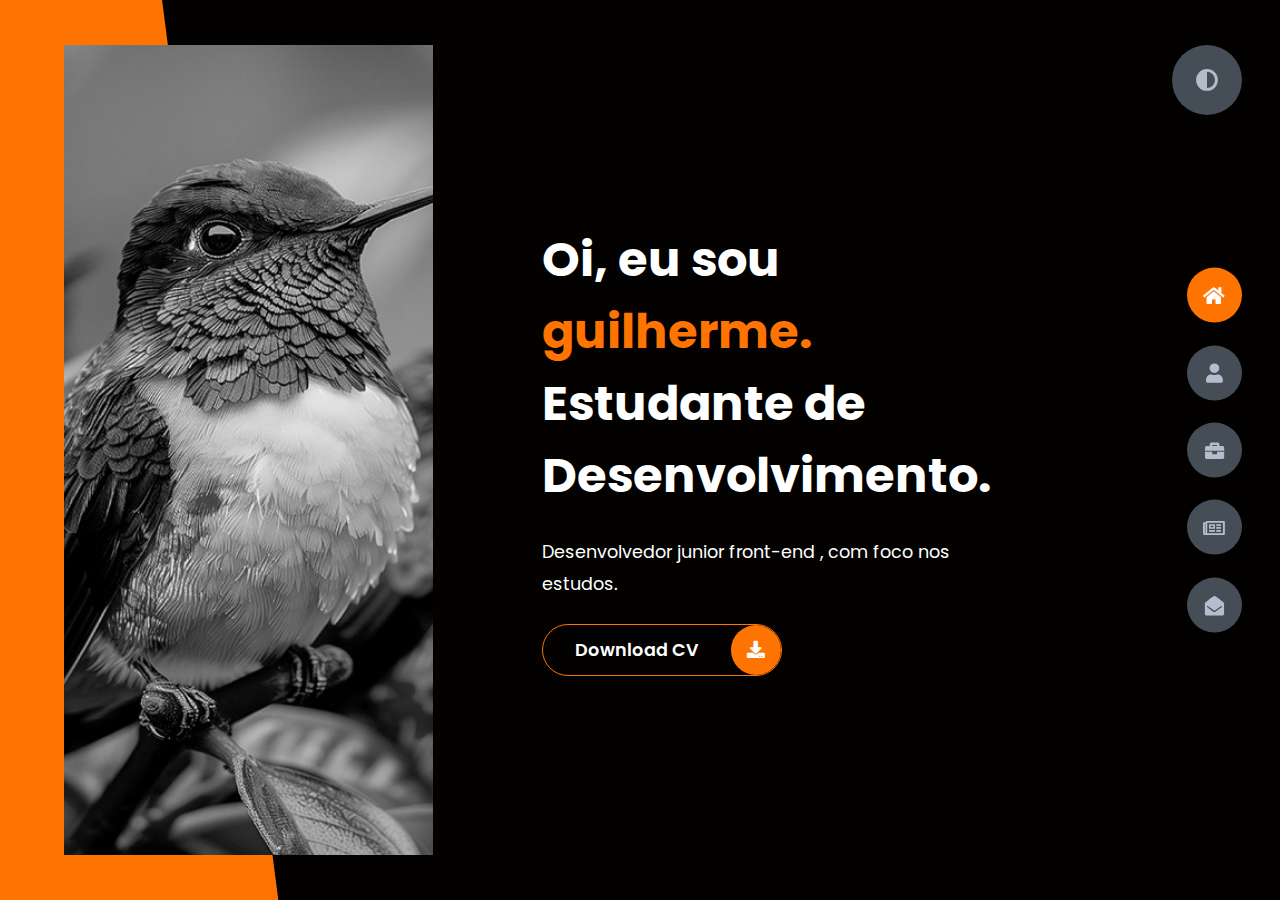
<file: portolio-project-guilherme-main/index.html>
<!DOCTYPE html>
<html lang="en">
<head>
    <meta charset="UTF-8">
    <meta http-equiv="X-UA-Compatible" content="IE=edge">
    <meta name="viewport" content="width=device-width, initial-scale=1.0">
    <title>Portfólio TI Savior</title>
    <link rel="stylesheet" href="styles/styles.css">
    <link rel="preconnect" href="https://fonts.googleapis.com">
    <link rel="preconnect" href="https://fonts.gstatic.com" crossorigin>
    <link rel="stylesheet" href="https://cdnjs.cloudflare.com/ajax/libs/font-awesome/5.15.4/css/all.min.css" integrity="sha512-1ycn6IcaQQ40/MKBW2W4Rhis/DbILU74C1vSrLJxCq57o941Ym01SwNsOMqvEBFlcgUa6xLiPY/NS5R+E6ztJQ==" crossorigin="anonymous" referrerpolicy="no-referrer" />
    <link href="https://fonts.googleapis.com/css2?family=Poppins:wght@400;500;600;700;800&display=swap" rel="stylesheet">
</head>
<body class="main-content">
    <header class="container header active" id="home">
        <div class="header-content">
            <div class="left-header">
                <div class="h-shape"></div>
                <div class="image">
                    <img src="img/index-1-web.jpg" alt="">
                </div>
            </div>
            <div class="right-header">
                <h1 class="name">
                    Oi, eu sou <span>guilherme.</span>
                    Estudante de Desenvolvimento.
                </h1>
                <p>
                    Desenvolvedor junior  front-end , com foco nos estudos.<a href="https://www.tisavior.com/"></a href="">
                </p>
                <div class="btn-con">
                    <a href="https://drive.google.com/file/d/1Z_bs0nIL8oOmzjLpAmCOt1CCzW_apIl8/view?usp=drive_link" class="main-btn">
                        <span class="btn-text">Download CV</span>
                        <span class="btn-icon"><i class="fas fa-download"></i></span>
                    </a>
                </div>
            </div>
        </div>
    </header>
    <main>
        <section class="container about" id="about">
            <div class="main-title">
                <h2> guilherme <span>adventure</span><span class="bg-text">my stats</span></h2>
            </div>
            <br>
            <div class="about-container">
                <div class="left-about">
                    <h4>Quem sou?</h4>
                    <p>
                        Estudante junior de Software, cursando front-end.
                    </p>
                </br>
                    <div class="btn-con">
                        <a href="https://drive.google.com/file/d/1Z_bs0nIL8oOmzjLpAmCOt1CCzW_apIl8/view?usp=drive_link" class="main-btn">
                            <span class="btn-text">Download CV</span>
                            <span class="btn-icon"><i class="fas fa-download"></i></span>
                        </a>
                    </div>
                </div>
                <div class="right-about">
                    <div class="about-item">
                        <div class="abt-text">
                            <p class="large-text">2+</p>
                            <p class="small-text"> cursos <br /> completos</p>
                        </div>
                    </div>
                    <div class="about-item">
                        <div class="abt-text">
                            <p class="large-text">1</p>
                            <p class="small-text">ano de <br /> experiência</p>
                        </div>
                    </div>
                    <div class="about-item">
                        <div class="abt-text">
                            <p class="large-text">0</p>
                            <p class="small-text">Clientes <br /> e alunos</p>
                        </div>
                    </div>
                    <div class="about-item">
                        <div class="abt-text">
                            <p class="large-text">3+</p>
                            <p class="small-text">Comentários <br /> positivos</p>
                        </div>
                    </div>
                </div>
            </div>
            <div class="about-stats">
                <h4 class="stat-title">Minhas habilidades</h4>
                <div class="progress-bars">
                    <div class="progress-bar">
                        <p class="prog-title">word</p>
                        <div class="progress-con">
                            <p class="prog-text">95%</p>
                            <div class="progress">
                                <span class="html"></span>
                            </div>
                        </div>
                    </div>
                    <div class="progress-bar">
                        <p class="prog-title">portugol</p>
                        <div class="progress-con">
                            <p class="prog-text">95%</p>
                            <div class="progress">
                                <span class="css"></span>
                            </div>
                        </div>
                    </div>
                    <!-- <div class="progress-bar">
                        <p class="prog-title">JavaScript</p>
                        <div class="progress-con">
                            <p class="prog-text">75%</p>
                            <div class="progress">
                                <span class="js"></span>
                            </div>
                        </div>
                    </div> -->
                    <!-- <div class="progress-bar">
                        <p class="prog-title">Photoshop</p>
                        <div class="progress-con">
                            <p class="prog-text">97%</p>
                            <div class="progress">
                                <span class="photoshop"></span>
                            </div>
                        </div>
                    </div> -->
                    <!-- <div class="progress-bar">
                        <p class="prog-title">UX/UI</p>
                        <div class="progress-con">
                            <p class="prog-text">15%</p>
                            <div class="progress">
                                <span class="uxui"></span>
                            </div>
                        </div>
                    </div> -->
                    <!-- <div class="progress-bar">
                        <p class="prog-title">Python</p>
                        <div class="progress-con">
                            <p class="prog-text">50%</p>
                            <div class="progress">
                                <span class="python"></span>
                            </div>
                        </div>
                    </div>
                </div> -->


            </div>
            <h4 class="stat-title">Minha trajetória</h4>
            <div class="timeline">
                <div class="timeline-item">
                    <div class="tl-icon">
                        <i class="fas fa-user-graduate"></i>
                    </div>
                    <p class="tl-duration">2022 - 2023</p>
                    <h5> início <span> - curso de word </span></h5>
                    <p>
                        fazendo o primeiro curso de informática.
                    </p>
                </div>
                <div class="timeline-item">
                    <div class="tl-icon">
                        <i class="fas fa-user-graduate"></i>
                    </div>
                    <p class="tl-duration"> 2023 </p>
                    <h5>estudo<span> - de algoritmo   </span></h5>
                    <p>
                      fezendo exercícios do algorimo.
                    </p>
                </div>
                <!-- <div class="timeline-item">
                    <div class="tl-icon">
                        <i class="fas fa-briefcase"></i>
                    </div>
                    <p class="tl-duration">2015 - 2016</p>
                    <h5>Auxiliar de Informática<span> - ITEC Informática </span></h5>
                    <p>
                        Arte Finalista;
                        Reparador de Impressoras;
                        Administrador de ERP;
                        Reparador de Smartphones;
                        Montador e Reparador de Informática.
                    </p>
                </div> -->
                <!-- <div class="timeline-item">
                    <div class="tl-icon">
                        <i class="fas fa-briefcase"></i>
                    </div>
                    <p class="tl-duration">2016 - 2017</p>
                    <h5>Suporte de TI<span> - Itamar Comercial de Alimentos </span></h5>
                    <p>
                        Help-Desk;
                        Suporte N1;
                        Suporte N2;
                        Administrador SQL;
                        Cabiamento Estruturado.
                </div>
                <div class="timeline-item">
                    <div class="tl-icon">
                        <i class="fas fa-briefcase"></i>
                    </div>
                    <p class="tl-duration">2018 - Atualmente</p>
                    <h5>Diretor Executivo<span> - Empresa TI Savior </span></h5>
                    <p>
                        Web Designer; 
                        Desinger Gráfico;                    
                        Soluções Digitais;                        
                        Gerente de Projetos;                       
                        Loja de Dropshipping.
                    </p>
                </div>
                <div class="timeline-item">
                    <div class="tl-icon">
                        <i class="fas fa-user-graduate"></i>
                    </div>
                    <p class="tl-duration">2018 - 2020</p>
                    <h5>Tecnólogo Gestão de Tecnologia da Informação <span> - Universidade do Distrito Federal </span></h5>
                    <p>
                        Bussines Inteligence;
                        Sistemas Operacionais;
                        Gerenciamento de Projetos de TI;
                        Infraestrutura de Teconologia da Informação;
                        Engenharia de Requisitos e Modelagem de Software.
                    </p>
                </div> -->
                <!-- <div class="timeline-item">
                    <div class="tl-icon">
                        <i class="fas fa-briefcase"></i>
                    </div>
                    <p class="tl-duration">2022 - 2024</p>
                    <h5>Coordenadora e Instrutora de TI<span> - Ultra Cursos Profissionalizante </span></h5>
                    <p>
                        Desenvolvedora API;
                        Treinamento de Professores;
                        Lideração em Equipe de Professores;
                        Docente e Criação de Apostilas de TI;
                        Professora Sênior em Programação e Robótica.
                    </p>
                </div>
                  <div class="timeline-item">
                    <div class="tl-icon">
                        <i class="fas fa-briefcase"></i>
                    </div>
                    <p class="tl-duration">2024 - 2024</p>
                    <h5>Coordenadora e Instrutora de TI<span> - Ennet-Centro de Capacitação Profissional Para Jovens </span></h5>
                    <p>
                        Docente de Informática;                                           
                        Docente de Web Designer;
                        Docente de Designer Gráfico;
                        Docente de Manutenção em Redes;
                        Lideração em Equipe de Professores.                        
                    </p>
                </div>
                <div class="timeline-item">
                    <div class="tl-icon">
                        <i class="fas fa-user-graduate"></i>
                    </div>
                    <p class="tl-duration">2023 - Atualmente</p>
                    <h5>Bacharelado em Engenharia de Software<span> - Universidade Ampli </span></h5>
                    <p>
                        Programação Web;
                        Arquitetura de Software;                                             
                        Arquitetura de Sistemas;
                        Engenharia de Requisitos;
                        Análises e Modelagens de Sistemas.                        
                    </p>
                </div> -->
            </div>
        </section>
        <section class="container" id="portfolio">
            <div class="main-title">
                <h2>My <span>Portfolio</span><span class="bg-text">My Work</span></h2>
            </div>
            <p class="port-text">
                Aqui estão alguns dos meus trabalhos que fiz em várias linguagens de programação,
                 designer gráfico e apostilas para cursos livres aplicadas durante a docência.
            <div class="portfolios">
                <div class="portfolio-item">
                    <div class="image">
                        <img src="img/port1.jpg" alt="">
                    </div>
                    <div class="hover-items">
                        <h3>Website Corretora</h3>
                        <div class="icons">
                            <a href="https://github.com/laryssasavior" class="icon">
                                <i class="fab fa-github"></i>
                            </a>
                            <a href="https://www.instagram.com/520.seguros" class="icon">
                                <i class="fab fa-instagram"></i>
                            </a>
                            <a href="https://520corretoradeseguros.com.br/" class="icon">
                                <i class="fas fa-rocket"></i>
                            </a>
                        </div>
                    </div>
                </div>
                <div class="portfolio-item">
                    <div class="image">
                        <img src="img/port4.jpg" alt="">
                    </div>
                    <div class="hover-items">
                        <h3>Apostila Códigos C</h3>
                        <div class="icons">
                            <a href="https://github.com/laryssasavior/linguagemc" class="icon">
                                <i class="fab fa-github"></i>
                            </a>
                            <a href="https://www.instagram.com/laryssasavior" class="icon">
                                <i class="fab fa-instagram"></i>
                            </a>
                            <a href="https://www.linkedin.com/in/aryssamoraesp" class="icon">
                                <i class="fab fa-linkedin"></i>
                            </a>
                        </div>
                    </div>
                </div>
                                <div class="portfolio-item">
                    <div class="image">
                        <img src="img/port1.jpg" alt="">
                    </div>
                    <div class="hover-items">
                        <h3>Website Padaria</h3>
                        <div class="icons">
                            <a href="https://github.com/laryssasavior/bakery" class="icon">
                                <i class="fab fa-github"></i>
                            </a>
                            <a href="https://instagram.com/laryssasavior" class="icon">
                                <i class="fab fa-instagram"></i>
                            </a>
                            <a href="https://gabrielalencs.github.io/The-Bread-King/" class="icon">
                                <i class="fas fa-rocket"></i>
                            </a>
                        </div>
                    </div>
                </div>
                <div class="portfolio-item">
                    <div class="image">
                        <img src="img/port1.jpg" alt="">
                    </div>
                    <div class="hover-items">
                        <h3>Website Agency</h3>
                        <div class="icons">
                            <a href="https://github.com/laryssasavior/innohub" class="icon">
                                <i class="fab fa-github"></i>
                            </a>
                            <a href="https://instagram.com/empresasavior" class="icon">
                                <i class="fab fa-instagram"></i>
                            </a>
                            <a href="https://codewithsadee.github.io/innohub/" class="icon">
                                <i class="fas fa-rocket"></i>
                            </a>
                        </div>
                    </div>
                </div>
                <div class="portfolio-item">
                    <div class="image">
                        <img src="img/port3.jpg" alt="">
                    </div>
                    <div class="hover-items">
                        <h3>Podcast Escrever</h3>
                        <div class="icons">
                            <a href="#" class="icon">
                                <i class="fab fa-github"></i>
                            </a>
                            <a href="https://www.instagram.com/p/CvUa4jYv1WF/?igsh=MXQ3YTMwam94aGhjYQ%3D%3D" class="icon">
                                <i class="fab fa-instagram"></i>
                            </a>
                            <a href="#" class="icon">
                                <i class="fas fa-download"></i>
                            </a>
                        </div>
                    </div>
                </div>
                <div class="portfolio-item">
                    <div class="image">
                        <img src="img/port2.jpg" alt="">
                    </div>
                    <div class="hover-items">
                        <h3>Apostila Photoshop</h3>
                        <div class="icons">
                            <a href="#" class="icon">
                                <i class="fab fa-github"></i>
                            </a>
                            <a href="#" class="icon">
                                <i class="fab fa-instagram"></i>
                            </a>
                            <a href="https://drive.google.com/file/d/1v0MVeDALPbHZso2c9eavOYBDyeqTaPL7/view?usp=sharing" class="icon">
                                <i class="fas fa-download"></i>
                            </a>
                        </div>
                    </div>
                </div>
            </div>
        </section>

        <!-- Certificates -->

        <section class="container" id="blogs">
            <div class="blogs-content">
                <div class="main-title">
                    <h2> meus <span> personagens </span><span class="bg-text">favoritos</span></h2>
                </div>
                <div class="blogs">
                    <div class="blog">
                        <img src="img/port7.webp" alt="">
                        <div class="blog-text">
                            <h4>
                                samurai jack
                            </h4>
                            <p>
                                Samurai Jack é uma série de desenho animado norte-americana que foi criada por Genndy
                                 Tartakovsky (criador de O Laboratório de Dexter e co-criador de Sym-bionic Titan) e 
                                 estreou no Cartoon Network em 10 de Agosto de 2001 e em 6 de setembro de 2002 no Cartoon
                                  Network (Brasil). Também foi exibida pelo SBT, nos programas Bom Dia e Cia, Festolândia,
                                   Sábado Animado e pelo canal sul-americano Tooncast. Em Portugal, foi exibido pela RTP1 e
                                    pela RTP2 com dublagem portuguesa e pela Cartoon Network na língua original.
                            </p>
                        </div>
                    </div>
                    <div class="blog">
                        <img src="img/port5.jpg" alt="">
                        <div class="blog-text">
                            <h4>
                                Shadow the hedgehog
                            </h4>
                            <p>
                                Shadow the Hedgehog é um personagem que aparece na franquia de videogame Sonic 
                                the Hedgehog da Sega. Shadow foi criado por Takashi Iizuka e Shiro Maekawa, e 
                                estreou na edição de 2001 da série Sonic Adventure 2. Embora essa fosse sua única
                                 aparição, Shadow provou ser tão popular entre os fãs que o desenvolvedor Sonic 
                                 Team decidiu incluí-lo em Sonic Heroes de 2003. Shadow desde então apareceu em
                                  várias entradas na franquia, incluindo um jogo spin-off autointitulado em 2005.
                                   Ele também apareceu em adaptações para a televisão de Sonic, quadrinhos e mercadorias.
                            </p>
                        </div>
                    </div>
                    <div class="blog">
                        <img src="img/port6.jpg" alt="">
                        <div class="blog-text">
                            <h4>
                                E-123 omega
                            </h4>
                            <p>
                              E-123 omega é um personagem que aparece na série Sonic the Hedgehog .
                               Ele é um robô criado pelo Dr. Eggman como o último e mais poderoso da
                                linha de robôs da série E-100 do doutor . No entanto, ele foi desativado
                                 e selado em uma base abandonada para proteger Shadow the Hedgehog , que 
                                 estava em animação suspensa em uma cápsula de estase. Furioso por ter seu 
                                 poder desperdiçado dessa forma, Omega jurou vingança contra seu criador.
                                  Rouge the Bat então acidentalmente reativou Omega ao tentar libertar Shadow
                                   e ela logo convenceu os dois a se unirem como Team Dark para rastrear seu 
                                   inimigo mútuo. Embora Omega não tenha conseguido atingir seu objetivo no 
                                   final da aventura de sua equipe, ele continuou a perseguir sua missão, 
                                   ocasionalmente ajudando seus aliados e outros heróis.
                            </p>
                        </div>
                    <!-- </div>
                    <div class="blog">
                        <img src="img/cert1.jpg" alt="">
                        <div class="blog-text">
                            <h4>
                                Coordenação Pedagógica
                            </h4>
                            <p>
                                Instituição SÓ EDUCADOR - Sob carga horária de 120 horas.
                            </p>
                        </div>
                    </div> -->
                    <!-- <div class="blog">
                        <img src="img/cert1.jpg" alt="">
                        <div class="blog-text">
                            <h4>
                                Gestão e Administração
                            </h4>
                            <p>
                                Instituição SÓ EDUCADOR - Sob carga horária de 150 horas. 
                            </p>
                        </div> -->
                    <!-- </div>
                    <div class="blog">
                        <img src="img/cert1.jpg" alt="">
                        <div class="blog-text">
                            <h4>
                                Programação C# Profissional
                            </h4>
                            <p>
                                Instituição UDEMY - Sob carga horária de 116 horas.
                            </p>
                        </div>
                    </div> -->
                     <!-- <div class="blog">
                        <img src="img/cert1.jpg" alt="">
                        <div class="blog-text">
                            <h4>
                                Desenvolvimento UX/UI
                            </h4>
                            <p>
                                Instituição UDEMY - Cursando um total de 197 aulas.
                            </p>
                        </div>
                    </div> -->
                     <!-- <div class="blog">
                        <img src="img/cert1.jpg" alt="">
                        <div class="blog-text">
                            <h4>
                                 Desenvolvimento Web
                            </h4>
                            <p>
                                Instituição UDEMY - Cursando um total de 197 aulas.
                            </p>
                        </div>
                    </div>
                     <div class="blog">
                        <img src="img/cert1.jpg" alt="">
                        <div class="blog-text">
                            <h4>
                                Desenvolvimento Figma
                            </h4>
                            <p>
                                Instituição UDEMY - Cursando um total de 197 aulas.
                            </p>
                        </div>
                    </div> -->
                </div>
            </div>
        </section>

        <!-- Page Contact --> 
        
        <section class="container contact" id="contact">
            <div class="contact-container">
                <div class="main-title">
                    <h2>Contact <span>Me</span><span class="bg-text">My <br>Links</span></h2>
                </div>
                <div class="contact-content-con">
                    <div class="left-contact">
                        <h4>CONTATO</h4>
                        <p>
                            Aprimore sua empresa com a TI Savior: Soluções digitais, design gráfico, sistemas gerenciadores, web design.
                        </p>
                        <div class="contact-info">
                            <div class="contact-item">
                                <div class="icon">
                                    <i class="fas fa-map-marker-alt"></i>
                                    <span>Localização</span>
                                </div>
                                <p>
                                :  Brasilia, Brasil BR
                                </p>
                            </div>
                            <div class="contact-item">
                                <div class="icon">
                                    <i class="fas fa-envelope"></i>
                                    <span>Email</span>
                                </div>
                                <p>
                                    <span>:  empresasavior@gmail.com</span>
                                </p>
                            </div>
                            <div class="contact-item">
                                <div class="icon">
                                    <i class="fas fa-user"></i>
                                    <span>WhatsApp</span>
                                </div>
                                <p>
                                    <span>:  (61) 99923-2086</span>
                                </p>
                            </div>
                            <div class="contact-item">
                                <div class="icon">
                                    <i class="fas fa-globe-africa"></i>
                                    <span>Proficiência</span>
                                </div>
                                <p>
                                    <span>:  Inglês, Japonês</span>
                                </p>
                            </div>
                        </div>
                        <div class="contact-icons">
                            <div class="contact-icon">
                                <a href="https://www.instagram.com/laryssasavior/" target="_blank">
                                    <i class="fab fa-instagram"></i>
                                </a>
                                <a href="#" target="_blank">
                                    <i class="fab fa-whatsapp"></i>
                                </a>
                                <a href="https://github.com/laryssasavior/" target="_blank">
                                    <i class="fab fa-github"></i>
                                </a>
                                <a href="https://www.linkedin.com/in/laryssamoraesp/" target="_blank">
                                    <i class="fab fa-linkedin"></i>
                                </a>
                            </div>
                        </div>
                    </div>
                   <div class="right-contact">
                        <form id="contact-form" action="send_email.php" method="POST" class="contact-form">
                            <div class="input-control i-c-2">
                                <input type="text" name="name" required placeholder="Seu nome">
                                <input type="email" name="email" required placeholder="Seu email">
                            </div>
                            <div class="input-control">
                                <input type="text" name="subject" required placeholder="Como posso ajudar?">
                            </div>
                            <div class="input-control">
                                <textarea name="message" cols="15" rows="8" placeholder="Sua mensagem..."></textarea>
                            </div>
                            <div class="submit-btn">
                                <button type="submit" class="main-btn">
                                    <span class="btn-text">Enviar</span>
                                    <span class="btn-icon"><i class="fas fa-upload"></i></span>
                                </button>
                            </div>
                        </form>
                    </div>
                </div>
            </div>
        </section>
    </main>

    <div class="controls">
        <div class="control active-btn" data-id="home" >
            <i class="fas fa-home"></i>
        </div>
        <div class="control" data-id="about">
            <i class="fas fa-user"></i>
        </div>
        <div class="control" data-id="portfolio">
            <i class="fas fa-briefcase"></i>
        </div>
        <div class="control" data-id="blogs">
            <i class="far fa-newspaper"></i>
        </div>
        <div class="control" data-id="contact">
            <i class="fas fa-envelope-open"></i>
        </div>
    </div>
    <div class="theme-btn">
        <i class="fas fa-adjust"></i>
    </div>
    <script src="app.js"></script>
</body>
</html>
</file>
<file: portolio-project-guilherme-main/styles/styles.css>
* {
  margin: 0;
  padding: 0;
  box-sizing: border-box;
  list-style: none;
}

:root {
  --color-primary: #030200;
  --color-secondary: #ff7300;
  --color-white: #FFFFFF;
  --color-black: #000;
  --color-grey0: #f8f8f8;
  --color-grey-1: #dbe1e8;
  --color-grey-2: #b2becd;
  --color-grey-3: #6c7983;
  --color-grey-4: #454e56;
  --color-grey-5: #2a2e35;
  --color-grey-6: #12181b;
  --br-sm-2: 14px;
  --box-shadow-1: 0 3px 15px rgba(0,0,0,.3);
}

.light-mode {
  --color-primary: #FFFFFF;
  --color-secondary: #d4964a;
  --color-white: #454e56;
  --color-black: #000;
  --color-grey0: #f8f8f8;
  --color-grey-1: #6c7983;
  --color-grey-2: #6c7983;
  --color-grey-3: #6c7983;
  --color-grey-4: #454e56;
  --color-grey-5: #f8f8f8;
  --color-grey-6: #12181b;
}

body {
  background-color: var(--color-primary);
  font-family: "Poppins", sans-serif;
  font-size: 1.1rem;
  color: var(--color-white);
  transition: all 0.4s ease-in-out;
}

a {
  display: inline-block;
  text-decoration: none;
  color: inherit;
  font-family: inherit;
}

header {
  min-height: 100vh;
  color: var(--color-white);
  overflow: hidden;
  padding: 0 !important;
}

section {
  min-height: 100vh;
  width: 100%;
  position: absolute;
  left: 0;
  top: 0;
  padding: 3rem 18rem;
}

.container {
  display: none;
  transform: translateY(-100%) scale(0);
  transition: all 0.4s ease-in-out;
  background-color: var(--color-primary);
}

.active {
  display: block;
  animation: appear 1s ease-in-out;
  transform: translateY(0) scaleY(1);
}
@keyframes appear {
  0% {
    transform: translateY(-100%) scaleY(0);
  }
  100% {
    transform: translateY(0) scaleY(1);
  }
}

.controls {
  position: fixed;
  z-index: 10;
  top: 50%;
  right: 3%;
  display: flex;
  flex-direction: column;
  align-items: center;
  justify-content: center;
  transform: translateY(-50%);
}
.controls .control {
  padding: 1rem;
  cursor: pointer;
  background-color: var(--color-grey-4);
  width: 55px;
  height: 55px;
  border-radius: 50%;
  display: flex;
  justify-content: center;
  align-items: center;
  margin: 0.7rem 0;
  box-shadow: var(--box-shadow-1);
}
.controls .control i {
  font-size: 1.2rem;
  color: var(--color-grey-2);
  pointer-events: none;
}
.controls .active-btn {
  background-color: var(--color-secondary);
  transition: all 0.4s ease-in-out;
}
.controls .active-btn i {
  color: var(--color-white);
}

.theme-btn {
  top: 5%;
  right: 3%;
  width: 70px;
  height: 70px;
  border-radius: 50%;
  background-color: var(--color-grey-4);
  cursor: pointer;
  position: fixed;
  display: flex;
  justify-content: center;
  align-items: center;
  box-shadow: 0 3px 15px rgba(0, 0, 0, 0.3);
  transition: all 0.1s ease-in-out;
}
.theme-btn:active {
  transform: translateY(-3px);
}
.theme-btn i {
  font-size: 1.4rem;
  color: var(--color-grey-2);
  pointer-events: none;
}

/*Header-content*/

.header-content {
  display: grid;
  grid-template-columns: repeat(2, 1fr);
  min-height: 100vh;
}
.header-content .left-header {
  display: flex;
  align-items: center;
  position: relative;
}
.header-content .left-header .h-shape {
  transition: all 0.4s ease-in-out;
  width: 65%;
  height: 100%;
  background-color: var(--color-secondary);
  position: absolute;
  left: 0;
  top: 0;
  z-index: -1;
  clip-path: polygon(0 0, 46% 0, 79% 100%, 0% 100%);
}
.header-content .left-header .image {
  border-radius: var(--br-sm-2);
  height: 90%;
  width: 68%;
  margin-left: 4rem;
  background-color: var(--color-black);
  transition: all 0.4s ease-in-out;
}
.header-content .left-header .image img {
  width: 100%;
  height: 100%;
  object-fit: cover;
  transition: all 0.4s ease-in-out;
  filter: grayscale(100%);
}
.header-content .left-header .image img:hover {
  filter: grayscale(0);
}
.header-content .right-header {
  display: flex;
  flex-direction: column;
  justify-content: center;
  padding-right: 18rem;
}
.header-content .right-header .name {
  font-size: 3rem;
}
.header-content .right-header .name span {
  color: var(--color-secondary);
}
.header-content .right-header p {
  margin: 1.5rem 0;
  line-height: 2rem;
}

/*About*/

.about-container {
  display: grid;
  grid-template-columns: repeat(2, 1fr);
  padding-top: 3.5rem;
  padding-bottom: 5rem;
}
.about-container .right-about {
  display: grid;
  grid-template-columns: repeat(2, 1fr);
  grid-gap: 2rem;
}
.about-container .right-about .about-item {
  border: 1px solid var(--color-grey-5);
  border-radius: 5px;
  transition: all 0.4s ease-in-out;
  box-shadow: 1px 2px 15px rgba(0, 0, 0, 0.1);
}
.about-container .right-about .about-item:hover {
  cursor: default;
  transform: translateY(-5px);
  border: 1px solid var(--color-secondary);
  box-shadow: 1px 4px 15px rgba(0, 0, 0, 0.32);
}
.about-container .right-about .about-item .abt-text {
  padding: 1.5rem;
  display: flex;
  flex-direction: column;
}
.about-container .right-about .about-item .abt-text .large-text {
  font-size: 3rem;
  font-weight: 700;
  color: var(--color-secondary);
}
.about-container .right-about .about-item .abt-text .small-text {
  padding-left: 3rem;
  position: relative;
  text-transform: uppercase;
  font-size: 1.2rem;
  color: var(--color-grey-1);
  letter-spacing: 2px;
}
.about-container .right-about .about-item .abt-text .small-text::before {
  content: "";
  position: absolute;
  left: 0;
  top: 15px;
  width: 2rem;
  height: 2px;
  background-color: var(--color-grey-5);
}
.about-container .left-about {
  padding-right: 5rem;
}
.about-container .left-about p {
  line-height: 2rem;
  padding: 1rem;
  color: var(--color-grey-1);
}
.about-container .left-about h4 {
  font-size: 2rem;
  text-transform: uppercase;
}

.about-stats {
  padding-bottom: 4rem;
}
.about-stats .progress-bars {
  display: grid;
  grid-template-columns: repeat(2, 1fr);
  grid-gap: 2rem;
}
.about-stats .progress-bars .progress-bar {
  display: flex;
  flex-direction: column;
}
.about-stats .progress-bars .progress-bar .prog-title {
  text-transform: uppercase;
  font-weight: 500;
}
.about-stats .progress-bars .progress-bar .progress-con {
  display: flex;
  align-items: center;
}
.about-stats .progress-bars .progress-bar .progress-con .prog-text {
  color: var(--color-grey-2);
}
.about-stats .progress-bars .progress-bar .progress-con .progress {
  width: 100%;
  height: 0.45rem;
  background-color: var(--color-grey-4);
  margin-left: 1rem;
  position: relative;
}
.about-stats .progress-bars .progress-bar .progress-con .progress span {
  position: absolute;
  top: 0;
  left: 0;
  height: 100%;
  background-color: var(--color-secondary);
  transition: all 0.4s ease-in-out;
  width: 60%;
}
.about-stats .progress-bars .progress-bar .progress-con .progress .html {
  width: 95%;
}
.about-stats .progress-bars .progress-bar .progress-con .progress .css {
  width: 95%;
}
.about-stats .progress-bars .progress-bar .progress-con .progress .js {
  width: 78%;
}
.about-stats .progress-bars .progress-bar .progress-con .progress .photoshop {
  width: 97%;
}
.about-stats .progress-bars .progress-bar .progress-con .progress .uxui {
  width: 15%;
}
.about-stats .progress-bars .progress-bar .progress-con .progress .python {
  width: 50%;
}

.stat-title {
  text-transform: uppercase;
  font-size: 1.4rem;
  text-align: center;
  padding: 3.5rem 0;
  position: relative;
}
.stat-title::before {
  content: "";
  position: absolute;
  left: 50%;
  top: 0;
  width: 40%;
  height: 1px;
  background-color: var(--color-grey-5);
  transform: translateX(-50%);
}

/*Timeline*/

.timeline {
  display: grid;
  grid-template-columns: repeat(2, 1fr);
  grid-gap: 2rem;
  padding-bottom: 3rem;
}
.timeline .timeline-item {
  position: relative;
  padding-left: 3rem;
  border-left: 1px solid var(--color-grey-5);
}
.timeline .timeline-item .tl-icon {
  position: absolute;
  left: -27px;
  top: 0;
  background-color: var(--color-secondary);
  width: 50px;
  height: 50px;
  border-radius: 50%;
  display: flex;
  align-items: center;
  justify-content: center;
}
.timeline .timeline-item .tl-icon i {
  font-size: 1.3rem;
}
.timeline .timeline-item .tl-duration {
  padding: 0.2rem 0.6rem;
  background-color: var(--color-grey-5);
  border-radius: 15px;
  display: inline-block;
  font-size: 0.8rem;
  text-transform: uppercase;
  font-weight: 500;
}
.timeline .timeline-item h5 {
  padding: 1rem 0;
  text-transform: uppercase;
  font-size: 1.3rem;
  font-weight: 600;
}
.timeline .timeline-item h5 span {
  color: var(--color-grey-2);
  font-weight: 500;
  font-size: 1.2rem;
}
.timeline .timeline-item p {
  color: var(--color-grey-2);
}

.port-text {
  padding: 2rem 0;
  text-align: center;
}

/* Portfólio */

.portfolios {
  display: grid;
  grid-template-columns: repeat(3, 1fr);
  grid-gap: 2rem;
  margin-top: 3rem;
}
.portfolios .portfolio-item {
  position: relative;
  border-radius: 15px;
}
.portfolios .portfolio-item img {
  width: 100%;
  height: 300px;
  object-fit: cover;
  border-radius: 15px;
}
.portfolios .portfolio-item .hover-items {
  width: 100%;
  height: 100%;
  background-color: var(--color-secondary);
  position: absolute;
  left: 0;
  top: 0;
  border-radius: 15px;
  display: flex;
  justify-content: center;
  align-items: center;
  flex-direction: column;
  opacity: 0;
  transform: scale(0);
  transition: all 0.4s ease-in-out;
}
.portfolios .portfolio-item .hover-items h3 {
  font-size: 1.5rem;
  color: var(--color-white);
  margin-bottom: 1.5rem;
}
.portfolios .portfolio-item .hover-items .icons {
  display: flex;
  justify-content: center;
  align-items: center;
}
.portfolios .portfolio-item .hover-items .icons .icon {
  background-color: var(--color-primary);
  border-radius: 50%;
  width: 50px;
  height: 50px;
  display: flex;
  align-items: center;
  justify-content: center;
  margin: 0 1rem;
  cursor: pointer;
  transition: all 0.4s ease-in-out;
}
.portfolios .portfolio-item .hover-items .icons .icon i {
  font-size: 1.5rem;
  color: var(--color-white);
  margin: 0 1rem;
}
.portfolios .portfolio-item .hover-items .icons .icon:hover {
  background-color: var(--color-white);
}
.portfolios .portfolio-item .hover-items .icons .icon:hover i {
  color: var(--color-primary);
}

.portfolio-item:hover .hover-items {
  opacity: 1;
  transform: scale(1);
}

.blogs {
  display: grid;
  grid-template-columns: repeat(3, 1fr);
  grid-gap: 2rem;
  margin-top: 3rem;
}
.blogs .blog {
  position: relative;
  background-color: var(--color-grey-5);
  border-radius: 5px;
  box-shadow: 1px 1px 20px rgba(0, 0, 0, 0.1);
  transition: all 0.4s ease-in-out;
}
.blogs .blog:hover {
  box-shadow: 1px 1px 20px rgba(0, 0, 0, 0.3);
  transform: translateY(-5px);
  transition: all 0.4s ease-in-out;
}
.blogs .blog:hover img {
  filter: grayscale(0);
  transform: scale(1.1);
  box-shadow: 0px 4px 15px rgba(0, 0, 0, 0.8);
}
.blogs .blog img {
  width: 100%;
  height: 300px;
  object-fit: cover;
  border-top-left-radius: 5px;
  border-top-right-radius: 5px;
  filter: grayscale(100%);
  transition: all 0.4s ease-in-out;
}
.blogs .blog .blog-text {
  margin-top: -7px;
  padding: 1.1rem;
  border-top: 8px solid var(--color-secondary);
}
.blogs .blog .blog-text h4 {
  font-size: 1.5rem;
  margin-bottom: 0.7rem;
  transition: all 0.4s ease-in-out;
  cursor: pointer;
}
.blogs .blog .blog-text h4:hover {
  color: var(--color-secondary);
}
.blogs .blog .blog-text p {
  color: var(--color-grey-2);
  line-height: 2rem;
  padding-bottom: 1rem;
}

/* Contact */

.contact-content-con {
  display: flex;
  padding-top: 3.5rem;
}
.contact-content-con .left-contact {
  flex: 2;
}
.contact-content-con .left-contact h4 {
  margin-top: 1rem;
  font-size: 2rem;
  text-transform: uppercase;
}
.contact-content-con .left-contact p {
  margin: 1rem 0;
  line-height: 2rem;
}
.contact-content-con .left-contact .contact-info .contact-item {
  display: flex;
  align-items: center;
  justify-content: space-between;
}
.contact-content-con .left-contact .contact-info .contact-item p {
  margin: 0.3rem 0 !important;
  padding: 0 !important;
}
.contact-content-con .left-contact .contact-info .contact-item .icon {
  display: grid;
  grid-template-columns: 40px 1fr;
}
.contact-content-con .left-contact .contact-info .contact-item .icon i {
  display: flex;
  align-items: center;
  font-size: 1.3rem;
}
.contact-content-con .left-contact .contact-icon {
  display: flex;
  margin-top: 2rem;
}
.contact-content-con .left-contact .contact-icon a {
  display: flex;
  align-items: center;
  color: var(--color-white);
  background-color: var(--color-grey-5);
  cursor: pointer;
  justify-content: center;
  width: 50px;
  height: 50px;
  border-radius: 50%;
  margin: 0 0.4rem;
  transition: all 0.4s ease-in-out;
}
.contact-content-con .left-contact .contact-icon a:hover {
  background-color: var(--color-secondary);
}
.contact-content-con .left-contact .contact-icon a:hover i {
  color: var(--color-primary);
}
.contact-content-con .left-contact .contact-icon a i {
  display: flex;
  align-items: center;
  justify-content: center;
  font-size: 1.3rem;
}
.contact-content-con .right-contact {
  flex: 3;
  margin-left: 3rem;
}
.contact-content-con .right-contact .input-control {
  margin: 1.5rem 0;
}
.contact-content-con .right-contact .input-control input, .contact-content-con .right-contact .input-control textarea {
  border-radius: 30px;
  font-weight: inherit;
  font-size: inherit;
  font-family: inherit;
  padding: 0.8rem 1.1rem;
  outline: none;
  border: none;
  background-color: var(--color-grey-5);
  width: 100%;
  color: var(--color-white);
  resize: none;
}
.contact-content-con .right-contact .i-c-2 {
  display: flex;
}
.contact-content-con .right-contact .i-c-2 :last-child {
  margin-left: 1.5rem;
}
.contact-content-con .right-contact .submit-btn {
  display: flex;
  justify-content: flex-start;
}

/*Independed components*/

.btn-con {
  display: flex;
  align-self: flex-start;
}

.main-btn {
  border-radius: 30px;
  color: inherit;
  font-weight: 600;
  position: relative;
  border: 1px solid var(--color-secondary);
  display: flex;
  align-self: flex-start;
  align-items: center;
  overflow: hidden;
}
.main-btn .btn-text {
  padding: 0 2rem;
}
.main-btn .btn-icon {
  background-color: var(--color-secondary);
  display: flex;
  align-items: center;
  justify-content: center;
  border-radius: 50%;
  padding: 1rem;
}
.main-btn::before {
  content: "";
  position: absolute;
  top: 0;
  right: 0;
  transform: translateX(100%);
  transition: all 0.4s ease-out;
  z-index: -1;
}
.main-btn:hover {
  transition: all 0.4s ease-out;
}
.main-btn:hover::before {
  width: 100%;
  height: 100%;
  background-color: var(--color-secondary);
  transform: translateX(0);
  transition: all 0.4s ease-out;
}

.main-title {
  text-align: center;
}
.main-title h2 {
  position: relative;
  text-transform: uppercase;
  font-size: 4rem;
  font-weight: 700;
}
.main-title h2 span {
  color: var(--color-secondary);
}
.main-title h2 .bg-text {
  position: absolute;
  top: 50%;
  left: 50%;
  color: var(--color-grey-5);
  transition: all 0.4s ease-in-out;
  z-index: -1;
  transform: translate(-50%, -50%);
  font-weight: 800;
  font-size: 6.3rem;
}

.about-container .left-about p {
  padding-left: 0;
}

@media screen and (max-width: 600px) {
  header {
    padding: 0 !important;
  }

  .theme-btn {
    width: 50px;
    height: 50px;
  }

  .header-content {
    grid-template-columns: repeat(1, 1fr);
    padding-bottom: 6rem;
  }

  .left-header .h-shape {
    display: none;
  }

  .right-header {
    grid-row: 1;
    padding-right: 0rem !important;
    width: 90%;
    margin: 0 auto;
  }
  .right-header .name {
    font-size: 2.5rem !important;
    text-align: center;
    padding-top: 3rem;
  }

  .header-content .left-header .image {
    margin: 0 auto;
    width: 90%;
  }

  .controls {
    top: auto;
    bottom: 0;
    flex-direction: row;
    justify-content: center;
    left: 50%;
    transform: translateX(-50%);
    width: 100%;
    background-color: var(--color-grey-5);
  }
  .controls .control {
    margin: 1rem 0.3rem;
  }

  .about-container {
    grid-template-columns: repeat(1, 1fr);
  }
  .about-container .right-about {
    grid-template-columns: repeat(1, 1fr);
    padding-top: 2.5rem;
  }
  .about-container .left-about {
    padding-right: 0;
  }
  .about-container .left-about p {
    padding-left: 0;
  }

  .timeline {
    grid-template-columns: repeat(1, 1fr);
    padding-bottom: 6rem;
  }

  .container {
    padding: 2rem 2.5rem !important;
  }

  .about-stats .progress-bars {
    grid-template-columns: repeat(1, 1fr);
  }

  .portfolios {
    grid-template-columns: repeat(1, 1fr);
    padding-bottom: 6rem;
    margin-top: 1rem;
  }

  .blogs {
    grid-template-columns: repeat(1, 1fr);
    padding-bottom: 6rem;
  }

  .contact-content-con {
    flex-direction: column;
  }
  .contact-content-con .right-contact {
    margin-left: 0;
    margin-top: 2.5rem;
  }

  .contact-content-con .right-contact .i-c-2 {
    flex-direction: column;
  }

  .contact-content-con .right-contact .i-c-2 :last-child {
    margin-left: 0;
    margin-top: 1.5rem;
  }

  .contact-content-con .right-contact {
    margin-bottom: 6rem;
  }

  .contact-item {
    flex-direction: column;
    margin: 1rem 0;
  }
  .contact-item p {
    font-size: 15px;
    color: var(--color-grey-2);
  }
  .contact-item span {
    font-size: 15px;
  }
  .contact-item .icon {
    grid-template-columns: 25px 1fr;
  }

  .main-title h2 {
    font-size: 2rem;
  }
  .main-title h2 span {
    font-size: 2.3rem;
  }
  .main-title h2 .bg-text {
    font-size: 2.3rem;
  }
}
@media screen and (max-width: 1432px) {
  .container {
    padding: 7rem 11rem;
  }

  .contact-content-con {
    flex-direction: column;
  }
  .contact-content-con .right-contact {
    margin-left: 0;
    margin-top: 2.5rem;
  }

  .contact-content-con .right-contact .i-c-2 {
    flex-direction: column;
  }

  .contact-content-con .right-contact .i-c-2 :last-child {
    margin-left: 0;
    margin-top: 1.5rem;
  }

  .contact-content-con .right-contact {
    margin-bottom: 6rem;
  }

  .main-title h2 .bg-text {
    font-size: 5.5rem;
  }
}
@media screen and (max-width: 1250px) {
  .blogs {
    grid-template-columns: repeat(2, 1fr);
    margin-top: 6rem;
  }

  .portfolios {
    grid-template-columns: repeat(2, 1fr);
  }

  .header-content .right-header {
    padding-right: 9rem;
  }
}
@media screen and (max-width: 660px) {
  .blogs {
    grid-template-columns: repeat(1, 1fr);
  }

  .portfolios {
    grid-template-columns: repeat(1, 1fr);
  }
}
@media screen and (max-width: 1070px) {
  .about-container {
    grid-template-columns: repeat(1, 1fr);
  }
  .about-container .right-about {
    padding-top: 2.5rem;
  }

  .main-title h2 {
    font-size: 4rem;
  }
  .main-title h2 span {
    font-size: 4rem;
  }
  .main-title h2 .bg-text {
    font-size: 4.5rem;
  }
}
@media screen and (max-width: 970px) {
  .container {
    padding: 7rem 6rem;
  }

  .about-container .left-about {
    padding-right: 0rem;
  }

  .header-content {
    grid-template-columns: repeat(1, 1fr);
    padding-bottom: 6rem;
  }

  .left-header .h-shape {
    display: none;
  }
  .left-header .image {
    width: 90% !important;
    margin: 0 auto !important;
  }

  .right-header {
    grid-row: 1;
    padding-right: 0rem !important;
    width: 90%;
    margin: 0 auto;
  }
  .right-header .name {
    font-size: 2.5rem !important;
    text-align: center;
    padding-top: 3rem;
  }
}
@media screen and (max-width: 700px) {
  .container {
    padding: 7rem 3rem;
  }

  .about-stats .progress-bars {
    grid-template-columns: repeat(1, 1fr);
  }

  .about-container .right-about {
    grid-template-columns: repeat(1, 1fr);
  }

  .timeline {
    grid-template-columns: repeat(1, 1fr);
  }

  .main-title h2 {
    font-size: 3rem;
  }
  .main-title h2 span {
    font-size: 3rem;
  }
  .main-title h2 .bg-text {
    font-size: 4rem;
  }
}

/*# sourceMappingURL=styles.css.map */
</file>
<file: portolio-project-guilherme-main/portolio-project-guilherme-main/styles/styles.css>
* {
  margin: 0;
  padding: 0;
  box-sizing: border-box;
  list-style: none;
}

:root {
  --color-primary: #030200;
  --color-secondary: #ff7300;
  --color-white: #FFFFFF;
  --color-black: #000;
  --color-grey0: #f8f8f8;
  --color-grey-1: #dbe1e8;
  --color-grey-2: #b2becd;
  --color-grey-3: #6c7983;
  --color-grey-4: #454e56;
  --color-grey-5: #2a2e35;
  --color-grey-6: #12181b;
  --br-sm-2: 14px;
  --box-shadow-1: 0 3px 15px rgba(0,0,0,.3);
}

.light-mode {
  --color-primary: #FFFFFF;
  --color-secondary: #d4964a;
  --color-white: #454e56;
  --color-black: #000;
  --color-grey0: #f8f8f8;
  --color-grey-1: #6c7983;
  --color-grey-2: #6c7983;
  --color-grey-3: #6c7983;
  --color-grey-4: #454e56;
  --color-grey-5: #f8f8f8;
  --color-grey-6: #12181b;
}

body {
  background-color: var(--color-primary);
  font-family: "Poppins", sans-serif;
  font-size: 1.1rem;
  color: var(--color-white);
  transition: all 0.4s ease-in-out;
}

a {
  display: inline-block;
  text-decoration: none;
  color: inherit;
  font-family: inherit;
}

header {
  min-height: 100vh;
  color: var(--color-white);
  overflow: hidden;
  padding: 0 !important;
}

section {
  min-height: 100vh;
  width: 100%;
  position: absolute;
  left: 0;
  top: 0;
  padding: 3rem 18rem;
}

.container {
  display: none;
  transform: translateY(-100%) scale(0);
  transition: all 0.4s ease-in-out;
  background-color: var(--color-primary);
}

.active {
  display: block;
  animation: appear 1s ease-in-out;
  transform: translateY(0) scaleY(1);
}
@keyframes appear {
  0% {
    transform: translateY(-100%) scaleY(0);
  }
  100% {
    transform: translateY(0) scaleY(1);
  }
}

.controls {
  position: fixed;
  z-index: 10;
  top: 50%;
  right: 3%;
  display: flex;
  flex-direction: column;
  align-items: center;
  justify-content: center;
  transform: translateY(-50%);
}
.controls .control {
  padding: 1rem;
  cursor: pointer;
  background-color: var(--color-grey-4);
  width: 55px;
  height: 55px;
  border-radius: 50%;
  display: flex;
  justify-content: center;
  align-items: center;
  margin: 0.7rem 0;
  box-shadow: var(--box-shadow-1);
}
.controls .control i {
  font-size: 1.2rem;
  color: var(--color-grey-2);
  pointer-events: none;
}
.controls .active-btn {
  background-color: var(--color-secondary);
  transition: all 0.4s ease-in-out;
}
.controls .active-btn i {
  color: var(--color-white);
}

.theme-btn {
  top: 5%;
  right: 3%;
  width: 70px;
  height: 70px;
  border-radius: 50%;
  background-color: var(--color-grey-4);
  cursor: pointer;
  position: fixed;
  display: flex;
  justify-content: center;
  align-items: center;
  box-shadow: 0 3px 15px rgba(0, 0, 0, 0.3);
  transition: all 0.1s ease-in-out;
}
.theme-btn:active {
  transform: translateY(-3px);
}
.theme-btn i {
  font-size: 1.4rem;
  color: var(--color-grey-2);
  pointer-events: none;
}

/*Header-content*/

.header-content {
  display: grid;
  grid-template-columns: repeat(2, 1fr);
  min-height: 100vh;
}
.header-content .left-header {
  display: flex;
  align-items: center;
  position: relative;
}
.header-content .left-header .h-shape {
  transition: all 0.4s ease-in-out;
  width: 65%;
  height: 100%;
  background-color: var(--color-secondary);
  position: absolute;
  left: 0;
  top: 0;
  z-index: -1;
  clip-path: polygon(0 0, 46% 0, 79% 100%, 0% 100%);
}
.header-content .left-header .image {
  border-radius: var(--br-sm-2);
  height: 90%;
  width: 68%;
  margin-left: 4rem;
  background-color: var(--color-black);
  transition: all 0.4s ease-in-out;
}
.header-content .left-header .image img {
  width: 100%;
  height: 100%;
  object-fit: cover;
  transition: all 0.4s ease-in-out;
  filter: grayscale(100%);
}
.header-content .left-header .image img:hover {
  filter: grayscale(0);
}
.header-content .right-header {
  display: flex;
  flex-direction: column;
  justify-content: center;
  padding-right: 18rem;
}
.header-content .right-header .name {
  font-size: 3rem;
}
.header-content .right-header .name span {
  color: var(--color-secondary);
}
.header-content .right-header p {
  margin: 1.5rem 0;
  line-height: 2rem;
}

/*About*/

.about-container {
  display: grid;
  grid-template-columns: repeat(2, 1fr);
  padding-top: 3.5rem;
  padding-bottom: 5rem;
}
.about-container .right-about {
  display: grid;
  grid-template-columns: repeat(2, 1fr);
  grid-gap: 2rem;
}
.about-container .right-about .about-item {
  border: 1px solid var(--color-grey-5);
  border-radius: 5px;
  transition: all 0.4s ease-in-out;
  box-shadow: 1px 2px 15px rgba(0, 0, 0, 0.1);
}
.about-container .right-about .about-item:hover {
  cursor: default;
  transform: translateY(-5px);
  border: 1px solid var(--color-secondary);
  box-shadow: 1px 4px 15px rgba(0, 0, 0, 0.32);
}
.about-container .right-about .about-item .abt-text {
  padding: 1.5rem;
  display: flex;
  flex-direction: column;
}
.about-container .right-about .about-item .abt-text .large-text {
  font-size: 3rem;
  font-weight: 700;
  color: var(--color-secondary);
}
.about-container .right-about .about-item .abt-text .small-text {
  padding-left: 3rem;
  position: relative;
  text-transform: uppercase;
  font-size: 1.2rem;
  color: var(--color-grey-1);
  letter-spacing: 2px;
}
.about-container .right-about .about-item .abt-text .small-text::before {
  content: "";
  position: absolute;
  left: 0;
  top: 15px;
  width: 2rem;
  height: 2px;
  background-color: var(--color-grey-5);
}
.about-container .left-about {
  padding-right: 5rem;
}
.about-container .left-about p {
  line-height: 2rem;
  padding: 1rem;
  color: var(--color-grey-1);
}
.about-container .left-about h4 {
  font-size: 2rem;
  text-transform: uppercase;
}

.about-stats {
  padding-bottom: 4rem;
}
.about-stats .progress-bars {
  display: grid;
  grid-template-columns: repeat(2, 1fr);
  grid-gap: 2rem;
}
.about-stats .progress-bars .progress-bar {
  display: flex;
  flex-direction: column;
}
.about-stats .progress-bars .progress-bar .prog-title {
  text-transform: uppercase;
  font-weight: 500;
}
.about-stats .progress-bars .progress-bar .progress-con {
  display: flex;
  align-items: center;
}
.about-stats .progress-bars .progress-bar .progress-con .prog-text {
  color: var(--color-grey-2);
}
.about-stats .progress-bars .progress-bar .progress-con .progress {
  width: 100%;
  height: 0.45rem;
  background-color: var(--color-grey-4);
  margin-left: 1rem;
  position: relative;
}
.about-stats .progress-bars .progress-bar .progress-con .progress span {
  position: absolute;
  top: 0;
  left: 0;
  height: 100%;
  background-color: var(--color-secondary);
  transition: all 0.4s ease-in-out;
  width: 60%;
}
.about-stats .progress-bars .progress-bar .progress-con .progress .html {
  width: 95%;
}
.about-stats .progress-bars .progress-bar .progress-con .progress .css {
  width: 95%;
}
.about-stats .progress-bars .progress-bar .progress-con .progress .js {
  width: 78%;
}
.about-stats .progress-bars .progress-bar .progress-con .progress .photoshop {
  width: 97%;
}
.about-stats .progress-bars .progress-bar .progress-con .progress .uxui {
  width: 15%;
}
.about-stats .progress-bars .progress-bar .progress-con .progress .python {
  width: 50%;
}

.stat-title {
  text-transform: uppercase;
  font-size: 1.4rem;
  text-align: center;
  padding: 3.5rem 0;
  position: relative;
}
.stat-title::before {
  content: "";
  position: absolute;
  left: 50%;
  top: 0;
  width: 40%;
  height: 1px;
  background-color: var(--color-grey-5);
  transform: translateX(-50%);
}

/*Timeline*/

.timeline {
  display: grid;
  grid-template-columns: repeat(2, 1fr);
  grid-gap: 2rem;
  padding-bottom: 3rem;
}
.timeline .timeline-item {
  position: relative;
  padding-left: 3rem;
  border-left: 1px solid var(--color-grey-5);
}
.timeline .timeline-item .tl-icon {
  position: absolute;
  left: -27px;
  top: 0;
  background-color: var(--color-secondary);
  width: 50px;
  height: 50px;
  border-radius: 50%;
  display: flex;
  align-items: center;
  justify-content: center;
}
.timeline .timeline-item .tl-icon i {
  font-size: 1.3rem;
}
.timeline .timeline-item .tl-duration {
  padding: 0.2rem 0.6rem;
  background-color: var(--color-grey-5);
  border-radius: 15px;
  display: inline-block;
  font-size: 0.8rem;
  text-transform: uppercase;
  font-weight: 500;
}
.timeline .timeline-item h5 {
  padding: 1rem 0;
  text-transform: uppercase;
  font-size: 1.3rem;
  font-weight: 600;
}
.timeline .timeline-item h5 span {
  color: var(--color-grey-2);
  font-weight: 500;
  font-size: 1.2rem;
}
.timeline .timeline-item p {
  color: var(--color-grey-2);
}

.port-text {
  padding: 2rem 0;
  text-align: center;
}

/* Portfólio */

.portfolios {
  display: grid;
  grid-template-columns: repeat(3, 1fr);
  grid-gap: 2rem;
  margin-top: 3rem;
}
.portfolios .portfolio-item {
  position: relative;
  border-radius: 15px;
}
.portfolios .portfolio-item img {
  width: 100%;
  height: 300px;
  object-fit: cover;
  border-radius: 15px;
}
.portfolios .portfolio-item .hover-items {
  width: 100%;
  height: 100%;
  background-color: var(--color-secondary);
  position: absolute;
  left: 0;
  top: 0;
  border-radius: 15px;
  display: flex;
  justify-content: center;
  align-items: center;
  flex-direction: column;
  opacity: 0;
  transform: scale(0);
  transition: all 0.4s ease-in-out;
}
.portfolios .portfolio-item .hover-items h3 {
  font-size: 1.5rem;
  color: var(--color-white);
  margin-bottom: 1.5rem;
}
.portfolios .portfolio-item .hover-items .icons {
  display: flex;
  justify-content: center;
  align-items: center;
}
.portfolios .portfolio-item .hover-items .icons .icon {
  background-color: var(--color-primary);
  border-radius: 50%;
  width: 50px;
  height: 50px;
  display: flex;
  align-items: center;
  justify-content: center;
  margin: 0 1rem;
  cursor: pointer;
  transition: all 0.4s ease-in-out;
}
.portfolios .portfolio-item .hover-items .icons .icon i {
  font-size: 1.5rem;
  color: var(--color-white);
  margin: 0 1rem;
}
.portfolios .portfolio-item .hover-items .icons .icon:hover {
  background-color: var(--color-white);
}
.portfolios .portfolio-item .hover-items .icons .icon:hover i {
  color: var(--color-primary);
}

.portfolio-item:hover .hover-items {
  opacity: 1;
  transform: scale(1);
}

.blogs {
  display: grid;
  grid-template-columns: repeat(3, 1fr);
  grid-gap: 2rem;
  margin-top: 3rem;
}
.blogs .blog {
  position: relative;
  background-color: var(--color-grey-5);
  border-radius: 5px;
  box-shadow: 1px 1px 20px rgba(0, 0, 0, 0.1);
  transition: all 0.4s ease-in-out;
}
.blogs .blog:hover {
  box-shadow: 1px 1px 20px rgba(0, 0, 0, 0.3);
  transform: translateY(-5px);
  transition: all 0.4s ease-in-out;
}
.blogs .blog:hover img {
  filter: grayscale(0);
  transform: scale(1.1);
  box-shadow: 0px 4px 15px rgba(0, 0, 0, 0.8);
}
.blogs .blog img {
  width: 100%;
  height: 300px;
  object-fit: cover;
  border-top-left-radius: 5px;
  border-top-right-radius: 5px;
  filter: grayscale(100%);
  transition: all 0.4s ease-in-out;
}
.blogs .blog .blog-text {
  margin-top: -7px;
  padding: 1.1rem;
  border-top: 8px solid var(--color-secondary);
}
.blogs .blog .blog-text h4 {
  font-size: 1.5rem;
  margin-bottom: 0.7rem;
  transition: all 0.4s ease-in-out;
  cursor: pointer;
}
.blogs .blog .blog-text h4:hover {
  color: var(--color-secondary);
}
.blogs .blog .blog-text p {
  color: var(--color-grey-2);
  line-height: 2rem;
  padding-bottom: 1rem;
}

/* Contact */

.contact-content-con {
  display: flex;
  padding-top: 3.5rem;
}
.contact-content-con .left-contact {
  flex: 2;
}
.contact-content-con .left-contact h4 {
  margin-top: 1rem;
  font-size: 2rem;
  text-transform: uppercase;
}
.contact-content-con .left-contact p {
  margin: 1rem 0;
  line-height: 2rem;
}
.contact-content-con .left-contact .contact-info .contact-item {
  display: flex;
  align-items: center;
  justify-content: space-between;
}
.contact-content-con .left-contact .contact-info .contact-item p {
  margin: 0.3rem 0 !important;
  padding: 0 !important;
}
.contact-content-con .left-contact .contact-info .contact-item .icon {
  display: grid;
  grid-template-columns: 40px 1fr;
}
.contact-content-con .left-contact .contact-info .contact-item .icon i {
  display: flex;
  align-items: center;
  font-size: 1.3rem;
}
.contact-content-con .left-contact .contact-icon {
  display: flex;
  margin-top: 2rem;
}
.contact-content-con .left-contact .contact-icon a {
  display: flex;
  align-items: center;
  color: var(--color-white);
  background-color: var(--color-grey-5);
  cursor: pointer;
  justify-content: center;
  width: 50px;
  height: 50px;
  border-radius: 50%;
  margin: 0 0.4rem;
  transition: all 0.4s ease-in-out;
}
.contact-content-con .left-contact .contact-icon a:hover {
  background-color: var(--color-secondary);
}
.contact-content-con .left-contact .contact-icon a:hover i {
  color: var(--color-primary);
}
.contact-content-con .left-contact .contact-icon a i {
  display: flex;
  align-items: center;
  justify-content: center;
  font-size: 1.3rem;
}
.contact-content-con .right-contact {
  flex: 3;
  margin-left: 3rem;
}
.contact-content-con .right-contact .input-control {
  margin: 1.5rem 0;
}
.contact-content-con .right-contact .input-control input, .contact-content-con .right-contact .input-control textarea {
  border-radius: 30px;
  font-weight: inherit;
  font-size: inherit;
  font-family: inherit;
  padding: 0.8rem 1.1rem;
  outline: none;
  border: none;
  background-color: var(--color-grey-5);
  width: 100%;
  color: var(--color-white);
  resize: none;
}
.contact-content-con .right-contact .i-c-2 {
  display: flex;
}
.contact-content-con .right-contact .i-c-2 :last-child {
  margin-left: 1.5rem;
}
.contact-content-con .right-contact .submit-btn {
  display: flex;
  justify-content: flex-start;
}

/*Independed components*/

.btn-con {
  display: flex;
  align-self: flex-start;
}

.main-btn {
  border-radius: 30px;
  color: inherit;
  font-weight: 600;
  position: relative;
  border: 1px solid var(--color-secondary);
  display: flex;
  align-self: flex-start;
  align-items: center;
  overflow: hidden;
}
.main-btn .btn-text {
  padding: 0 2rem;
}
.main-btn .btn-icon {
  background-color: var(--color-secondary);
  display: flex;
  align-items: center;
  justify-content: center;
  border-radius: 50%;
  padding: 1rem;
}
.main-btn::before {
  content: "";
  position: absolute;
  top: 0;
  right: 0;
  transform: translateX(100%);
  transition: all 0.4s ease-out;
  z-index: -1;
}
.main-btn:hover {
  transition: all 0.4s ease-out;
}
.main-btn:hover::before {
  width: 100%;
  height: 100%;
  background-color: var(--color-secondary);
  transform: translateX(0);
  transition: all 0.4s ease-out;
}

.main-title {
  text-align: center;
}
.main-title h2 {
  position: relative;
  text-transform: uppercase;
  font-size: 4rem;
  font-weight: 700;
}
.main-title h2 span {
  color: var(--color-secondary);
}
.main-title h2 .bg-text {
  position: absolute;
  top: 50%;
  left: 50%;
  color: var(--color-grey-5);
  transition: all 0.4s ease-in-out;
  z-index: -1;
  transform: translate(-50%, -50%);
  font-weight: 800;
  font-size: 6.3rem;
}

.about-container .left-about p {
  padding-left: 0;
}

@media screen and (max-width: 600px) {
  header {
    padding: 0 !important;
  }

  .theme-btn {
    width: 50px;
    height: 50px;
  }

  .header-content {
    grid-template-columns: repeat(1, 1fr);
    padding-bottom: 6rem;
  }

  .left-header .h-shape {
    display: none;
  }

  .right-header {
    grid-row: 1;
    padding-right: 0rem !important;
    width: 90%;
    margin: 0 auto;
  }
  .right-header .name {
    font-size: 2.5rem !important;
    text-align: center;
    padding-top: 3rem;
  }

  .header-content .left-header .image {
    margin: 0 auto;
    width: 90%;
  }

  .controls {
    top: auto;
    bottom: 0;
    flex-direction: row;
    justify-content: center;
    left: 50%;
    transform: translateX(-50%);
    width: 100%;
    background-color: var(--color-grey-5);
  }
  .controls .control {
    margin: 1rem 0.3rem;
  }

  .about-container {
    grid-template-columns: repeat(1, 1fr);
  }
  .about-container .right-about {
    grid-template-columns: repeat(1, 1fr);
    padding-top: 2.5rem;
  }
  .about-container .left-about {
    padding-right: 0;
  }
  .about-container .left-about p {
    padding-left: 0;
  }

  .timeline {
    grid-template-columns: repeat(1, 1fr);
    padding-bottom: 6rem;
  }

  .container {
    padding: 2rem 2.5rem !important;
  }

  .about-stats .progress-bars {
    grid-template-columns: repeat(1, 1fr);
  }

  .portfolios {
    grid-template-columns: repeat(1, 1fr);
    padding-bottom: 6rem;
    margin-top: 1rem;
  }

  .blogs {
    grid-template-columns: repeat(1, 1fr);
    padding-bottom: 6rem;
  }

  .contact-content-con {
    flex-direction: column;
  }
  .contact-content-con .right-contact {
    margin-left: 0;
    margin-top: 2.5rem;
  }

  .contact-content-con .right-contact .i-c-2 {
    flex-direction: column;
  }

  .contact-content-con .right-contact .i-c-2 :last-child {
    margin-left: 0;
    margin-top: 1.5rem;
  }

  .contact-content-con .right-contact {
    margin-bottom: 6rem;
  }

  .contact-item {
    flex-direction: column;
    margin: 1rem 0;
  }
  .contact-item p {
    font-size: 15px;
    color: var(--color-grey-2);
  }
  .contact-item span {
    font-size: 15px;
  }
  .contact-item .icon {
    grid-template-columns: 25px 1fr;
  }

  .main-title h2 {
    font-size: 2rem;
  }
  .main-title h2 span {
    font-size: 2.3rem;
  }
  .main-title h2 .bg-text {
    font-size: 2.3rem;
  }
}
@media screen and (max-width: 1432px) {
  .container {
    padding: 7rem 11rem;
  }

  .contact-content-con {
    flex-direction: column;
  }
  .contact-content-con .right-contact {
    margin-left: 0;
    margin-top: 2.5rem;
  }

  .contact-content-con .right-contact .i-c-2 {
    flex-direction: column;
  }

  .contact-content-con .right-contact .i-c-2 :last-child {
    margin-left: 0;
    margin-top: 1.5rem;
  }

  .contact-content-con .right-contact {
    margin-bottom: 6rem;
  }

  .main-title h2 .bg-text {
    font-size: 5.5rem;
  }
}
@media screen and (max-width: 1250px) {
  .blogs {
    grid-template-columns: repeat(2, 1fr);
    margin-top: 6rem;
  }

  .portfolios {
    grid-template-columns: repeat(2, 1fr);
  }

  .header-content .right-header {
    padding-right: 9rem;
  }
}
@media screen and (max-width: 660px) {
  .blogs {
    grid-template-columns: repeat(1, 1fr);
  }

  .portfolios {
    grid-template-columns: repeat(1, 1fr);
  }
}
@media screen and (max-width: 1070px) {
  .about-container {
    grid-template-columns: repeat(1, 1fr);
  }
  .about-container .right-about {
    padding-top: 2.5rem;
  }

  .main-title h2 {
    font-size: 4rem;
  }
  .main-title h2 span {
    font-size: 4rem;
  }
  .main-title h2 .bg-text {
    font-size: 4.5rem;
  }
}
@media screen and (max-width: 970px) {
  .container {
    padding: 7rem 6rem;
  }

  .about-container .left-about {
    padding-right: 0rem;
  }

  .header-content {
    grid-template-columns: repeat(1, 1fr);
    padding-bottom: 6rem;
  }

  .left-header .h-shape {
    display: none;
  }
  .left-header .image {
    width: 90% !important;
    margin: 0 auto !important;
  }

  .right-header {
    grid-row: 1;
    padding-right: 0rem !important;
    width: 90%;
    margin: 0 auto;
  }
  .right-header .name {
    font-size: 2.5rem !important;
    text-align: center;
    padding-top: 3rem;
  }
}
@media screen and (max-width: 700px) {
  .container {
    padding: 7rem 3rem;
  }

  .about-stats .progress-bars {
    grid-template-columns: repeat(1, 1fr);
  }

  .about-container .right-about {
    grid-template-columns: repeat(1, 1fr);
  }

  .timeline {
    grid-template-columns: repeat(1, 1fr);
  }

  .main-title h2 {
    font-size: 3rem;
  }
  .main-title h2 span {
    font-size: 3rem;
  }
  .main-title h2 .bg-text {
    font-size: 4rem;
  }
}

/*# sourceMappingURL=styles.css.map */
</file>
